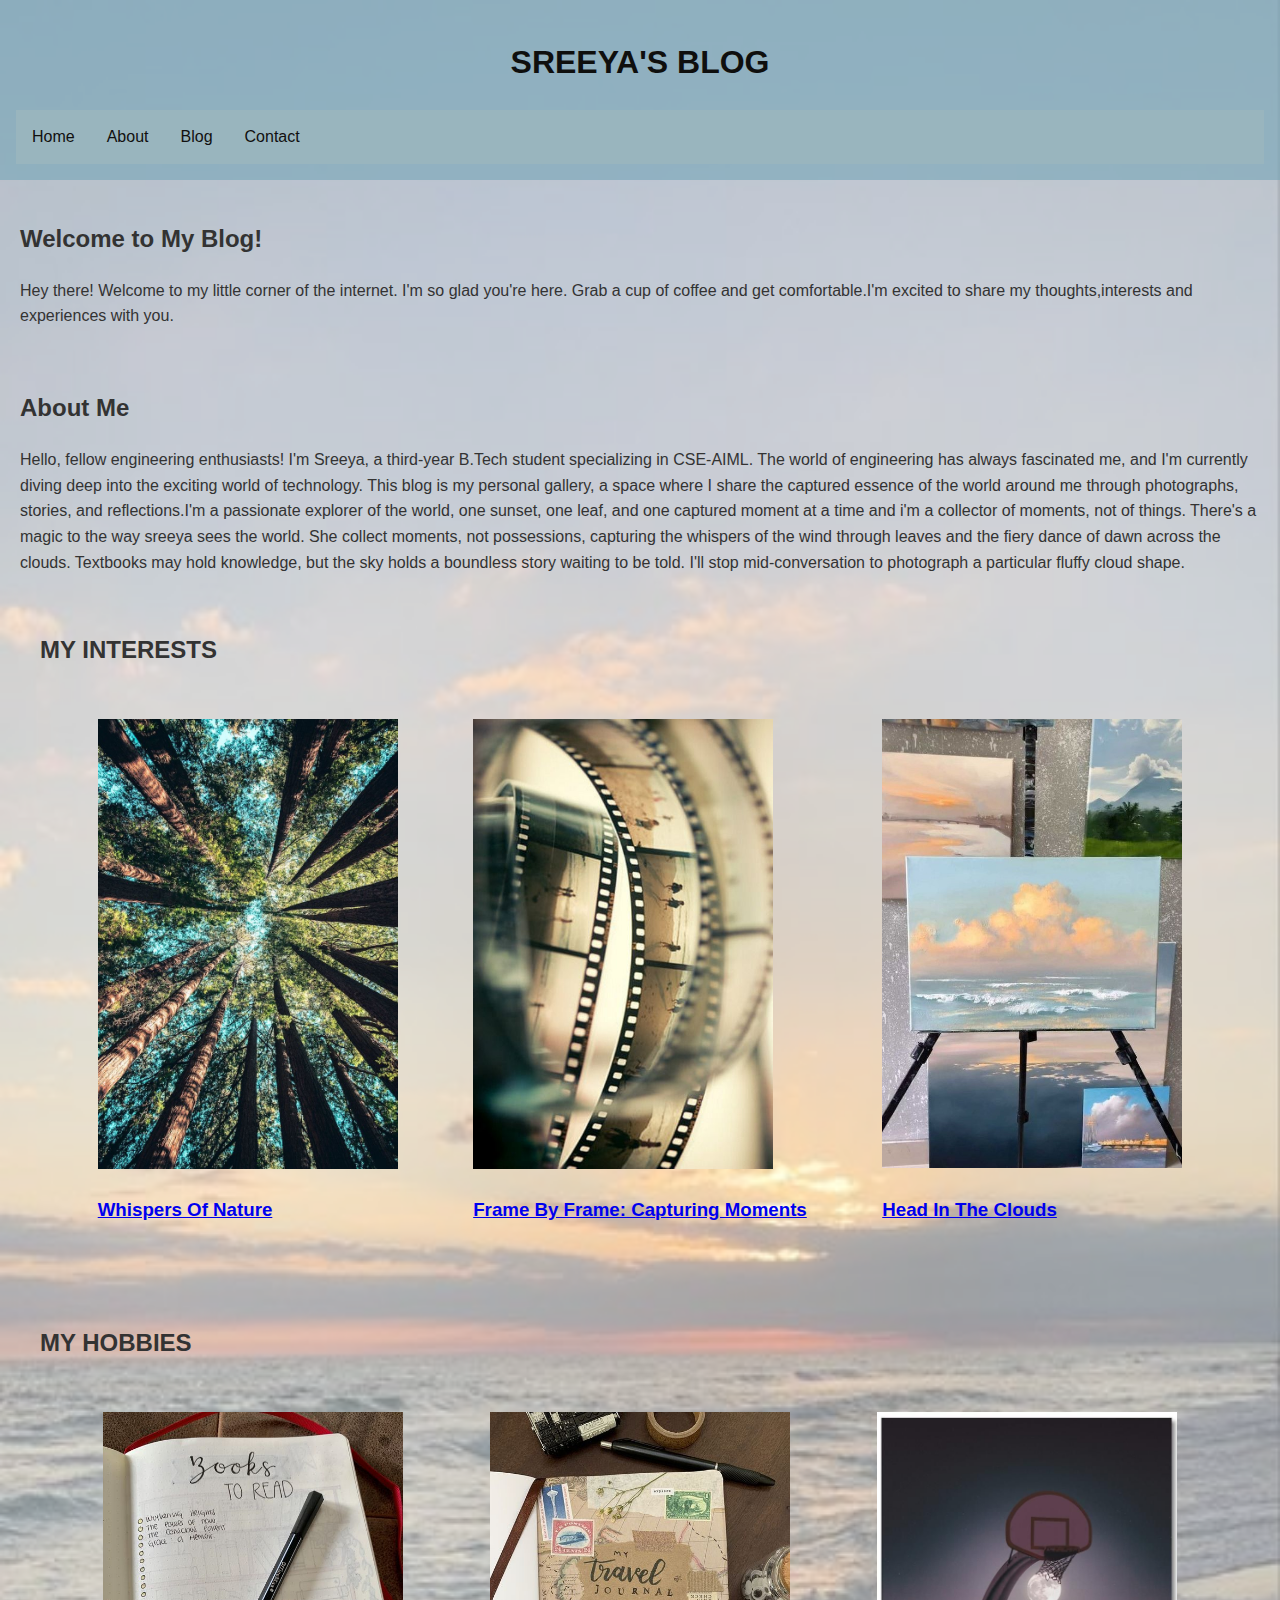
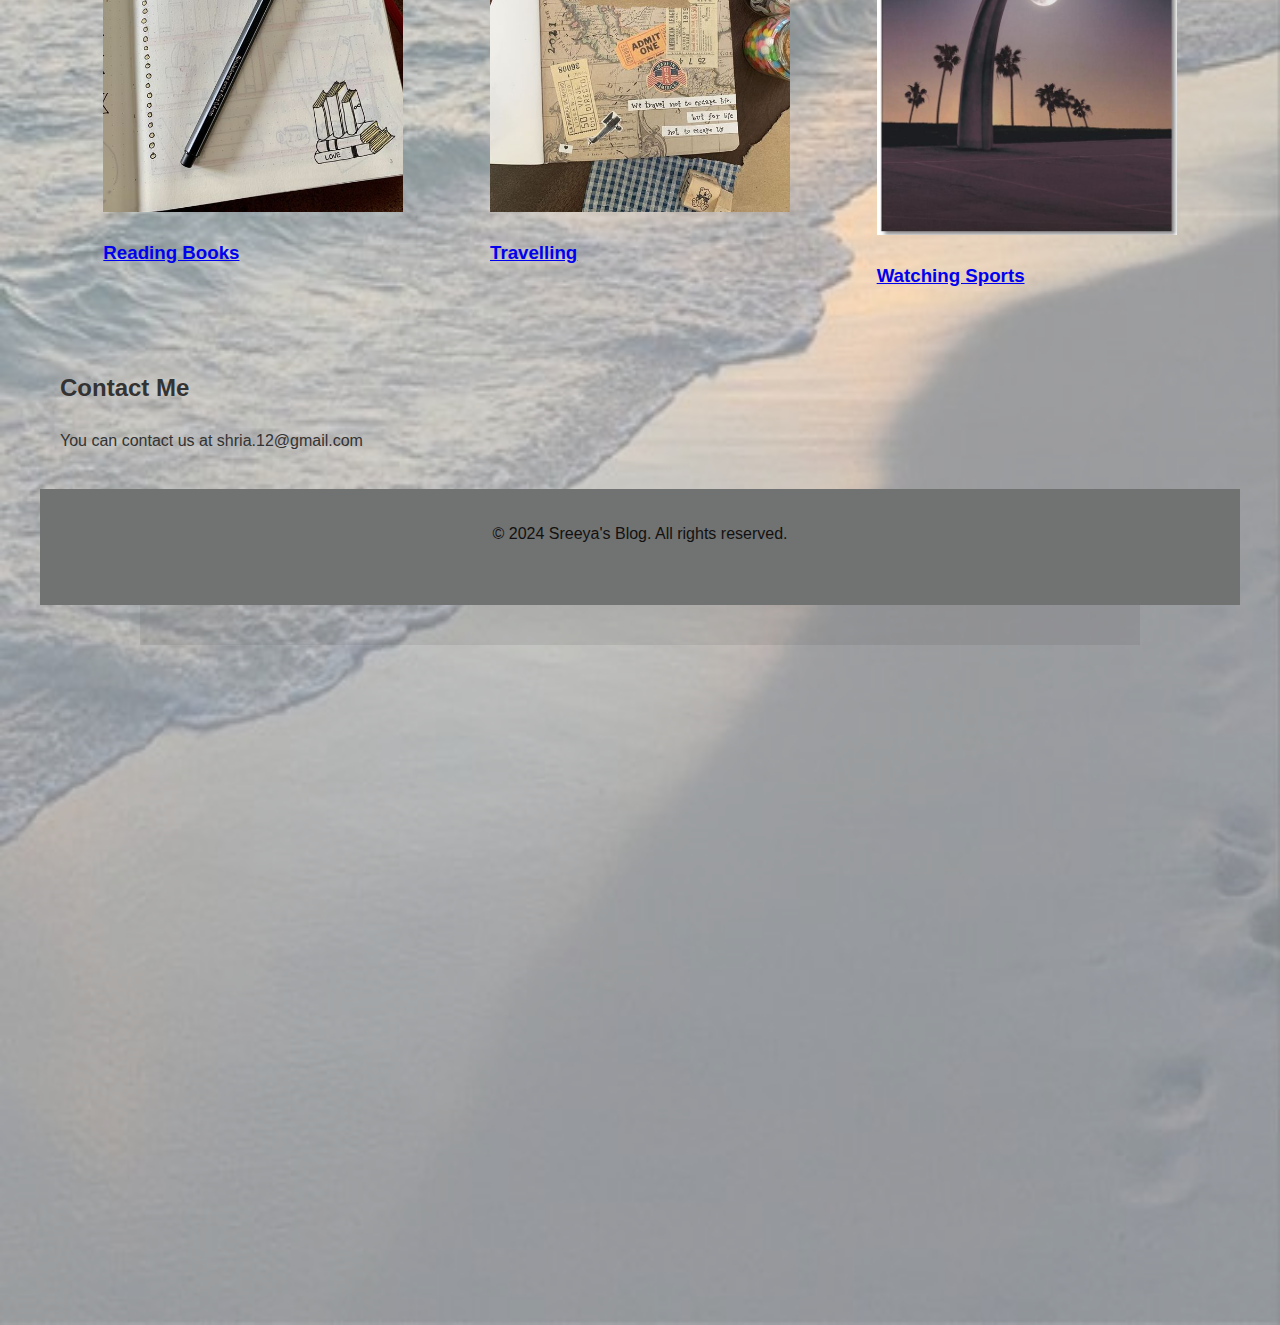
<file: index.html>
<!DOCTYPE html>
<html lang="en">
<head>
    <meta charset="UTF-8">
    <meta name="viewport" content="width=device-width, initial-scale=1.0">
    <link rel="stylesheet" href="index.css">
    <title>my Blog</title>
</head>
<body>
    <header>
        <h1>SREEYA'S BLOG </h1>
        <nav>
            <ul>
                <li><a href="#home">Home</a></li>
                <li><a href="#about">About</a></li>
                <li><a href="#blog">Blog</a></li>
                <li><a href="#contact">Contact</a></li>
            </ul>
        </nav>
        
       
    </header>
    
 
    <section id="home">
        <h2>Welcome to My Blog!</h2>
        <p></p>Hey there! Welcome to my little corner of the internet. I'm so glad you're here. Grab a cup of coffee and get comfortable.I'm excited to share my thoughts,interests and experiences with you.
    </section>
    <section id="about">
        <h2>About Me</h2>
        <p>
            Hello, fellow engineering enthusiasts!
            I'm Sreeya, a third-year B.Tech student specializing in CSE-AIML. The world of engineering has always fascinated me, and I'm currently diving deep into the exciting world of 
            technology.
            This blog is my personal gallery, a space where I share the captured essence of the world around me through photographs, stories, and reflections.I'm a passionate explorer of the world, one sunset, one leaf, and one captured moment at a time and i'm a collector of moments, not of things.
            There's a magic to the way sreeya sees the world. She collect moments, not possessions, capturing the whispers of the wind through leaves and the fiery dance of dawn across the clouds. Textbooks may hold knowledge, but the sky holds a boundless story waiting to be told. 
            I'll stop mid-conversation to photograph a particular fluffy cloud shape.</p>


            <div class="row">
                <div class="column">
    <section id="blog">
        <h2>MY INTERESTS</h2>
    <style>
        .image-container {
            display: flex;
            justify-content: space-around;
            margin-top: 10px;
        }

        .image-container img {
            max-width: 300px;
            cursor: pointer;
        }
    </style>
</head>

    <section id="image-section">
        <div class="image-container">
            <a href="nature.html">
                <img src="./nature photos/IMG_1234_original.jpg" alt="nature Image">
                <h3>Whispers Of Nature</h3>
            </a>

            <a href="moments.html">
                <img src=".//moments photos/abfb0be38d34d5c57c0b155444cad294.jpg" alt="moments Image">
                <h3>Frame By Frame: Capturing Moments</h3>
            </a>
            <a href="sky.html">
                <img src=".//sky photos/skynew.jpg" alt="head in the clouds Image">
                <h3>Head In The Clouds</h3>
            </div>
        </div>
            </a>
            </html>



            <div class="row">
                <div class="column">

            <section id="blog">
                <h2>MY HOBBIES</h2>
            <style>
                .image-container {
                    display: flex;
                    justify-content: space-around;
                    margin-top: 10px;
                }
        
                .image-container img {
                    max-width: 300px;
                    cursor: pointer;
                }
            </style>
        </head>
        
            <section id="image-section">
                <div class="image-container">
                    <a href="books.html">
                        <img src="./books photos/bookscover d145560db17670bf990dd4f0366ae4d4.jpg" alt="books Image">
                        <h3>Reading Books</h3>
                    </a>
        
                    <a href="travel.html">
                        <img src=".//travel photos/travelcover92f623d621cc2a2ca514c2bafa4b1caa.jpg" alt="travelling Image">
                        <h3>Travelling</h3>
                    </a>
                    <a href="sports.html">
                        <img src=".//sports photos/sportscover2bba5a6f75f4de916d419a78999812298.jpg" alt="sports">
                        <h3>Watching Sports</h3>
                    </a>

        <!-- Blog posts will go here -->
    </section>
    <section id="contact">
        <h2>Contact Me</h2>
        <p>You can contact us at shria.12@gmail.com</p>
    </section>
    <footer>
        <p>&copy; 2024 Sreeya's Blog. 
            All rights reserved.</p>
    </footer>
    <script src="index.js"></script>
</body>
</html>

<body>
    <img class="background-image" src=".//sky photos/bgi8.jpg" alt="Background Image">
    <div class="container">
        <!-- Your blog content goes here -->
    </div>
    <div id="sfcew37lwa7rmt61usmhy7z924h426td1kc"></div>
<script type="text/javascript" src="https://counter11.optistats.ovh/private/counter.js?c=ew37lwa7rmt61usmhy7z924h426td1kc&down=async" async></script>
<noscript><a href="https://www.freecounterstat.com" title="website counter"><img src="https://counter11.optistats.ovh/private/freecounterstat.php?c=ew37lwa7rmt61usmhy7z924h426td1kc" border="0" title="website counter" alt="website counter"></a></noscript>
</body>
</file>
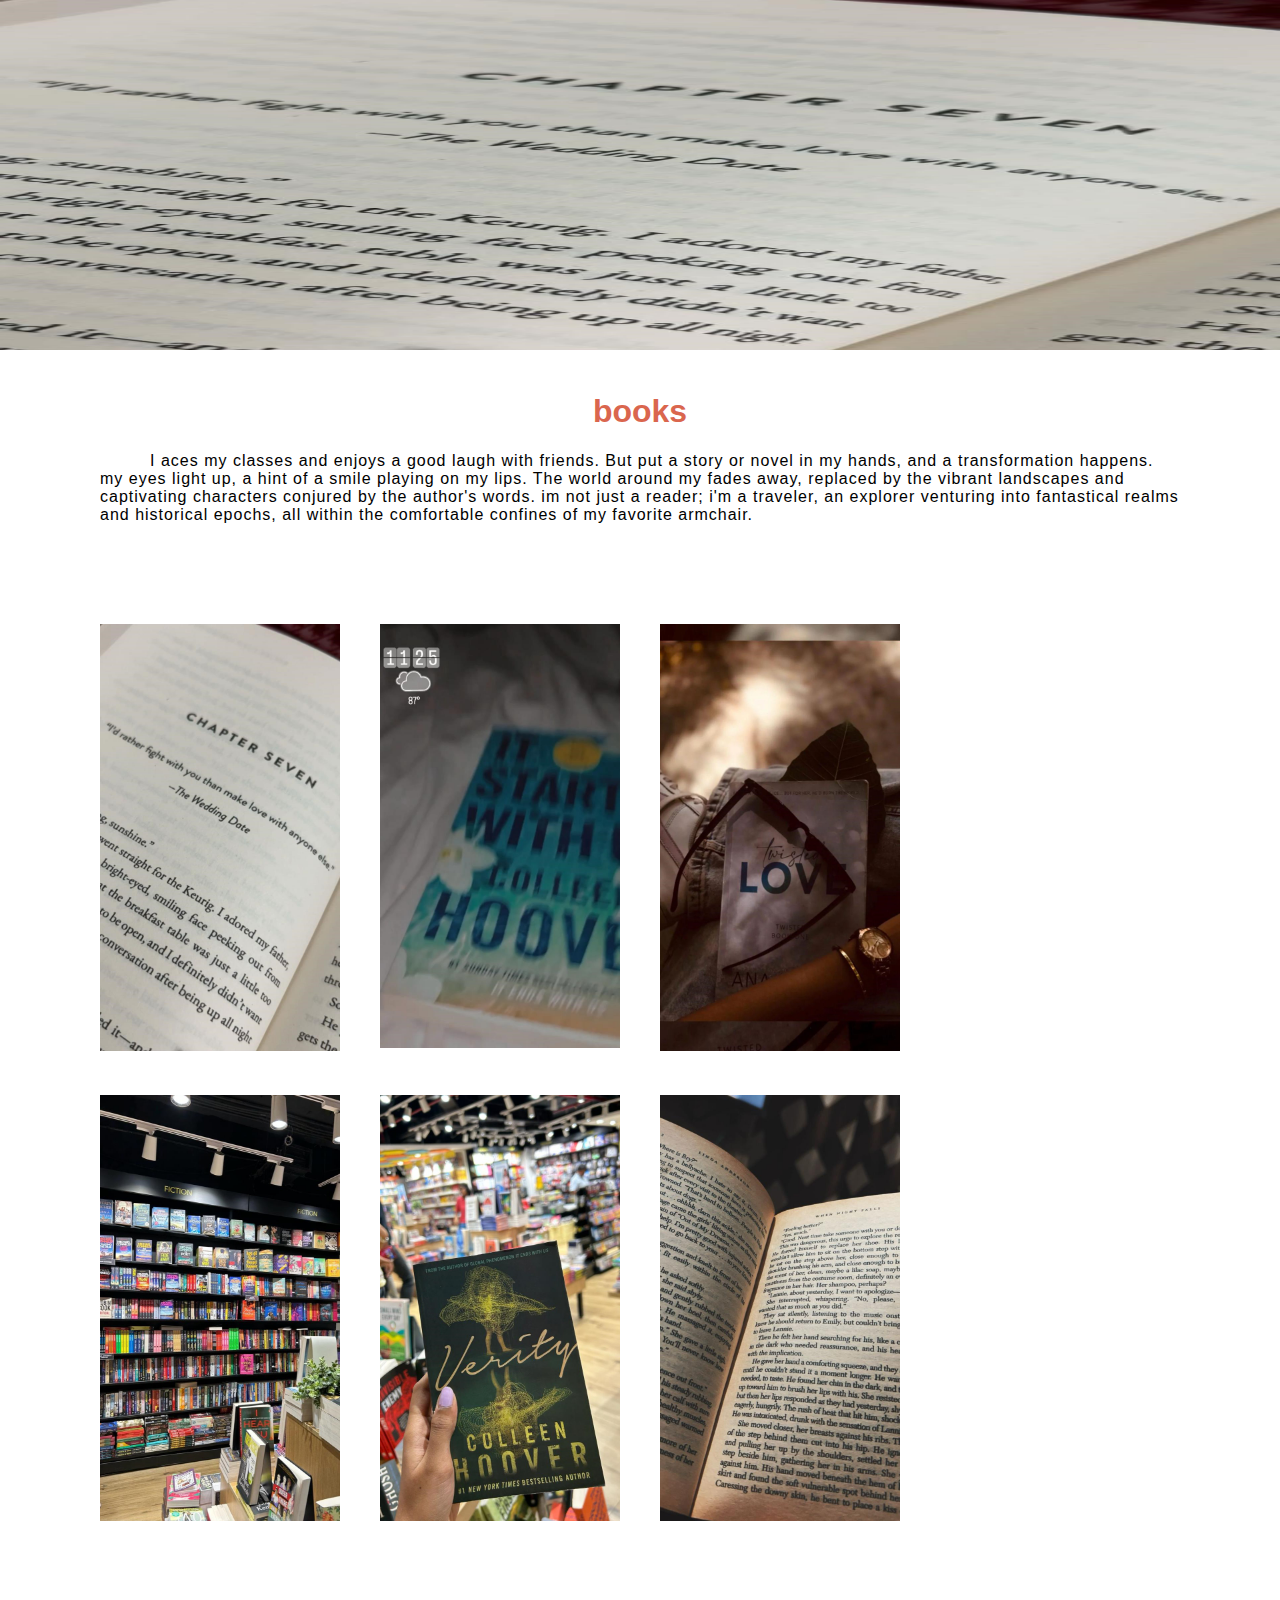
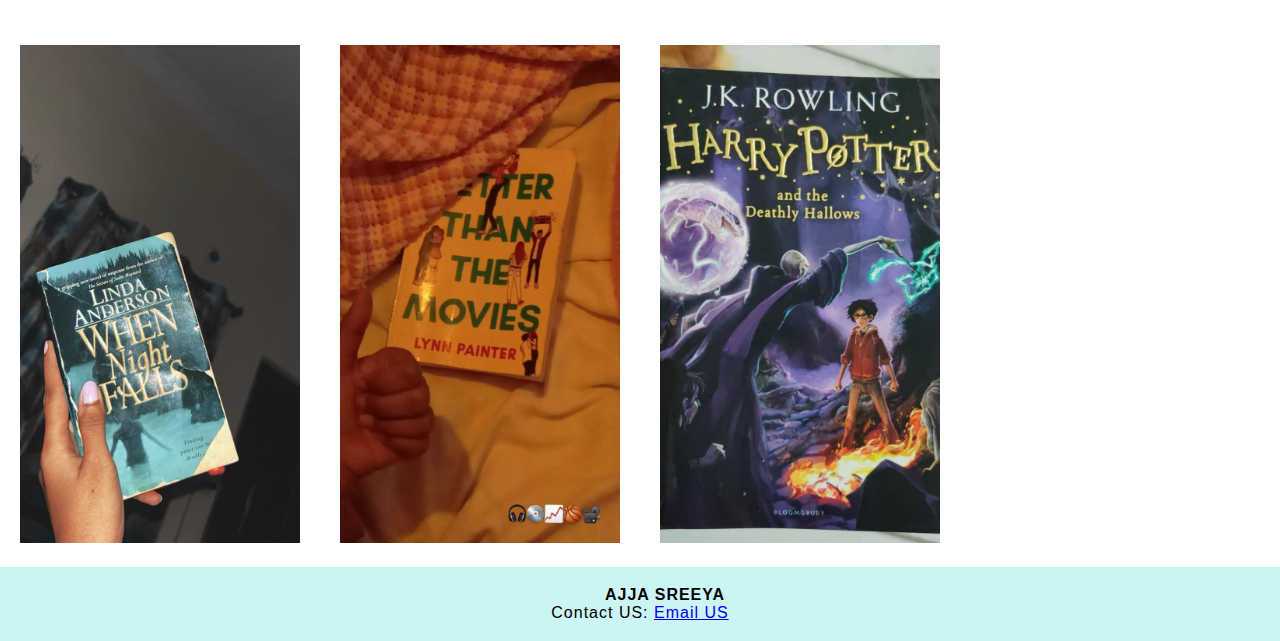
<file: books.html>
<!DOCTYPE html>
<html>
<head>
  <style>
body {
	margin: 0;
  font-family: Arial, Helvetica, sans-serif;
}
.navbar {
  font-family:'Times New Roman', 'Times', 'serif';
  overflow: hidden;
  background-color: #333333;
}

.navbar a {
  float: right;
  font-size: 20px;
  color: white;
  text-align: center;
  padding: 20px 40px;
  text-decoration: none;
}

.dropdown {
  float:inline-end;
  overflow: hidden;
}
.dropdown .dropbtn {
  font-size: 20px;  
  border: none;
  outline: none;
  color: white;
  padding: 18px 40px;
  background-color: inherit;
  font-family: inherit;
  margin: 0;
}

.navbar a:hover, .dropdown:hover .dropbtn {
  background-color:#33A3A7;
}

.dropdown-content {
  display: none;
  position: absolute;
  background-color: #652353;
  min-width: 217px;
  box-shadow: 0px 8px 16px 0px rgba(0,0,0,0.2);
  z-index: 1;
}
.dropdown-content a {
  float: none;
  color: #e8dee5;
  padding: 10px 14px;
  text-decoration: none;
  display: block;
  text-align: center;
}

.dropdown-content a:hover {
  background-color: #120c0c;
}

.dropdown:hover .dropdown-content {
  display: block;
}
</style>
</head>
<style>
* {box-sizing: border-box;}
body {font-family: Verdana, sans-serif;}
.mySlides {display: none;}
img {vertical-align:baseline}

/* Slideshow container */
.slideshow-container {
  max-width: 1300px;
  position: relative;
  margin: auto;
}



.active {
  background-color: #717171;
}

/* Fading animation */
.fade {
  animation-name: fade;
  animation-duration: 2s;
}

@keyframes fade {
  from {opacity: .4} 
  to {opacity: 1}
}

/* On smaller screens, decrease text size */
@media only screen and (max-width: 300px) {
  .text {font-size: 11px}
}
</style>
</head>
<body>



<div class="slideshow-container">

<div class="mySlides fade">
  
  <img src=".//books photos/book32024-03-12 at 20.01.05_412ba07f.jpg" style="width:100%" height="350px">
</div>

<div class="mySlides fade">
  
  <img src=".//books photos/books4 2024-03-12 at 20.01.05_fdec1d90.jpg" style="width:100%" height="350px">
 
</div>

<div class="mySlides fade">

  <img src=".//books photos/books5 2024-03-12 at 20.01.05_9323c72e.jpg" style="width:100%" height="350px">

</div>

<div class="mySlides fade">
  
  <img src=".//books photos/books8 2024-03-12 at 20.01.20_764e1389.jpg" style="width:100%" height="350px">
 
</div>
<div class="mySlides fade">
  
  <img src=".//books photos/books9 2024-03-12 at 20.01.20_f602da90.jpg" style="width:100%" height="350px">
 
</div>
<div class="mySlides fade">
  
  <img src=".//books photos/books2024-03-12 at 20.01.05_4e9c42f8.jpg" style="width:100%" height="350px">
 
</div>
<div class="mySlides fade">
  
  <img src=".//books photos/books2024-03-12 at 20.01.05_1567b74e.jpg" style="width:100%" height="350px">
 
</div>
<div class="mySlides fade">
  
  <img src=".//books photos/books72024-03-12 at 20.01.05_40df94c0.jpg" style="width:100%" height="350px">
 
</div>

</div>
<br>

<div style="text-align:center">
  <span class="dot"></span> 
  <span class="dot"></span> 
  <span class="dot"></span> 
</div>

<script src="index.js">
</script>
<style>
h1 {
  text-align: center;
  color: #DA664E;
}

p {
  text-indent: 50px;
  letter-spacing: 1px;
}
.text{
	 
}
</style>
</head>

<div class="text">
  <h1 font-family:italic> books </h1>
  <p style= margin-left:100px;margin-right:100px;> I aces my classes and enjoys a good laugh with friends. But put a story or novel in my hands, and a transformation happens.  my eyes light up, a hint of a smile playing on my lips. The world around my fades away, replaced by the vibrant landscapes and captivating characters conjured by the author's words. im not just a reader; i'm a traveler, an explorer venturing into fantastical realms and historical epochs, all within the comfortable confines of my favorite armchair.</span></p>
</section></div>

<style>
* {
  box-sizing: border-box;
}

.column {
  float:inline-start;
  width: 25%;
  padding : 20px;
}

.row::after {
  content: "";
  clear: both;
  display: table;
}
.home{
	margin:80px;
}
</style>
</head>
<body>
<div class="home">
<div class="row">
  <div class="column">
    <img src=".//books photos/book32024-03-12 at 20.01.05_412ba07f.jpg" alt="1" style="width:100%">
  </div>
  <div class="column">
    <img src=".//books photos/books4 2024-03-12 at 20.01.05_fdec1d90.jpg" alt="2" style="width:100%">
  </div>
  <div class="column">
    <img src=".//books photos/books5 2024-03-12 at 20.01.05_9323c72e.jpg" alt="3" style="width:100%">
  </div>
  
</div>
<div class="row">
  <div class="column">
    <img src=".//books photos/books8 2024-03-12 at 20.01.20_764e1389.jpg" alt="4" style="width:100%">
  </div>
  <div class="column">
    <img src=".//books photos/books9 2024-03-12 at 20.01.20_f602da90.jpg" alt="5" style="width:100%">
  </div>
  <div class="column">
    <img src=".//books photos/books2024-03-12 at 20.01.05_4e9c42f8.jpg" alt="6" style="width:100%">
  </div>
</div>
</div>

<div class="row">
    <div class="column">
      <img src=".//books photos/books2024-03-12 at 20.01.05_1567b74e.jpg" alt="7" style="width:100%">
    </div>
      
    <div class="column">
      <img src=".//books photos/books62024-03-12 at 20.01.05_00877860.jpg" alt="8" style="width:100%">
    </div>
    <div class="column">
      <img src=".//books photos/books72024-03-12 at 20.01.05_40df94c0.jpg" alt="9" style="width:100%">
    </div>
  </div>
  </div>




</body>
<style>
footer {
  text-align: center;
  padding: 3px;
  background-color:#CBF4F4;
  color: black;
}
</style>
<footer>
  <p><b>AJJA SREEYA</b><br>
  Contact US: <a href="shria.12@gmail.com"> Email US</a></p>
</footer>





</html>
</file>
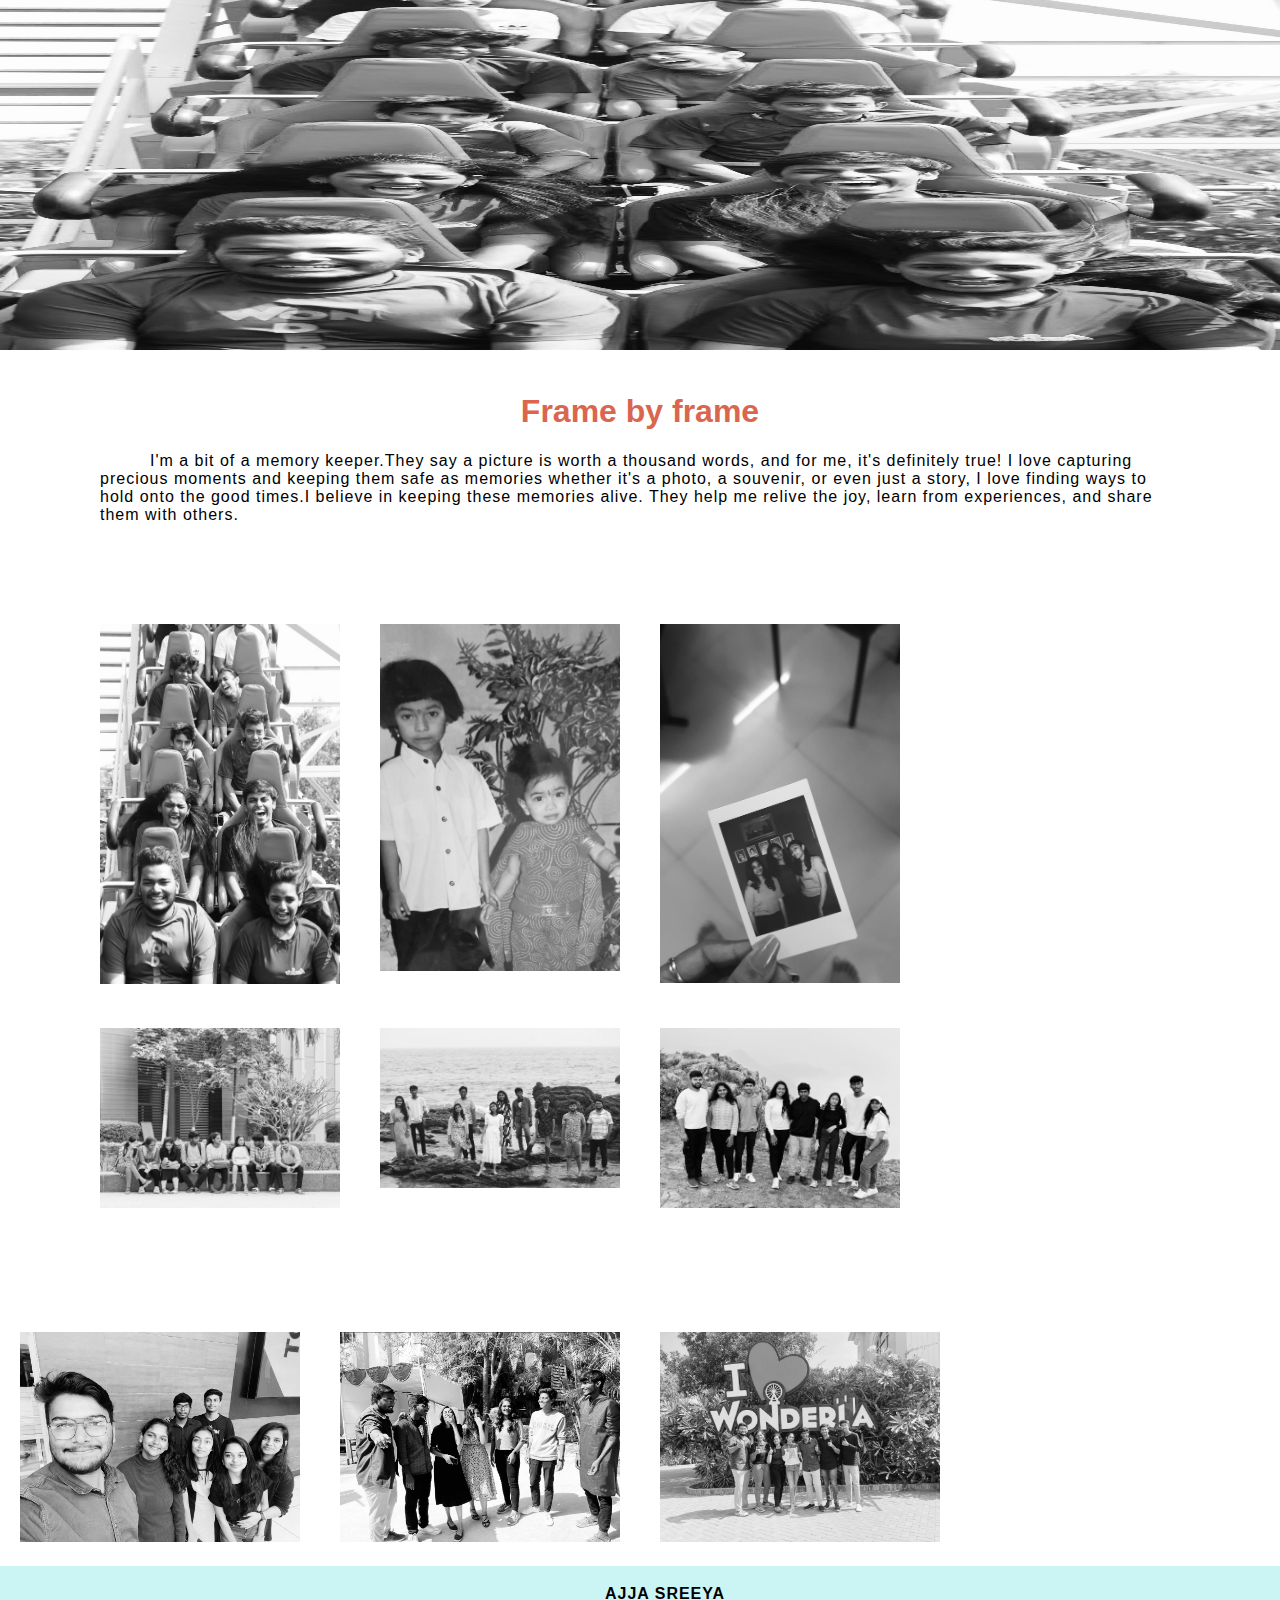
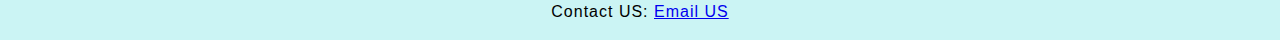
<file: moments.html>
<!DOCTYPE html>
<html>
<head>
  <style>
body {
	margin: 0;
  font-family: Arial, Helvetica, sans-serif;
}
.navbar {
  font-family:'Times New Roman', 'Times', 'serif';
  overflow: hidden;
  background-color: #333333;
}

.navbar a {
  float: right;
  font-size: 20px;
  color: white;
  text-align: center;
  padding: 20px 40px;
  text-decoration: none;
}

.dropdown {
  float:inline-end;
  overflow: hidden;
}
.dropdown .dropbtn {
  font-size: 20px;  
  border: none;
  outline: none;
  color: white;
  padding: 18px 40px;
  background-color: inherit;
  font-family: inherit;
  margin: 0;
}

.navbar a:hover, .dropdown:hover .dropbtn {
  background-color:#33A3A7;
}

.dropdown-content {
  display: none;
  position: absolute;
  background-color: #652353;
  min-width: 217px;
  box-shadow: 0px 8px 16px 0px rgba(0,0,0,0.2);
  z-index: 1;
}
.dropdown-content a {
  float: none;
  color: #e8dee5;
  padding: 10px 14px;
  text-decoration: none;
  display: block;
  text-align: center;
}

.dropdown-content a:hover {
  background-color: #6a6a6a;
}

.dropdown:hover .dropdown-content {
  display: block;
}
</style>
</head>
<style>
* {box-sizing: border-box;}
body {font-family: Verdana, sans-serif;}
.mySlides {display: none;}
img {vertical-align:baseline}

/* Slideshow container */
.slideshow-container {
  max-width: 1300px;
  position: relative;
  margin: auto;
}



.active {
  background-color: #070101;
}

/* Fading animation */
.fade {
  animation-name: fade;
  animation-duration: 2s;
}

@keyframes fade {
  from {opacity: .4} 
  to {opacity: 1}
}

/* On smaller screens, decrease text size */
@media only screen and (max-width: 300px) {
  .text {font-size: 11px}
}
</style>
</head>
<body>



<div class="slideshow-container">

<div class="mySlides fade">
  
  <img src=".//moments photos/Snapchat-793607936_Original.jpg" style="width:100%" height="350px">
</div>

<div class="mySlides fade">
  
  <img src=".//moments photos/20220402_124339_Original.jpg" style="width:100%" height="350px">
 
</div>

<div class="mySlides fade">

  <img src=".//moments photos/Snapchat-1690231949_Original.jpg" style="width:100%" height="350px">

</div>

<div class="mySlides fade">
  
  <img src=".//moments photos/67f65959-44f3-423b-8d39-e4fe4b5ff512.jpg" style="width:100%" height="350px">
 
</div>
<div class="mySlides fade">
  
  <img src=".//moments photos/DSC_0161.jpg" style="width:100%" height="350px">
 
</div>
<div class="mySlides fade">
  
  <img src=".//moments photos/IMG_5875.jpg" style="width:100%" height="350px">
 
</div>
<div class="mySlides fade">
  
  <img src=".//moments photos/Snapchat-2105870741_Originalnew.jpg" style="width:100%" height="350px">
 
</div>
<div class="mySlides fade">
  
  <img src=".//moments photos/Screenshot_20230128-184829_Gallery_Originalnew.jpg" style="width:100%" height="350px">
 
</div>
<div class="mySlides fade">
  
    <img src=".//moments photos/Snapchat-180469779_Original.jpg" style="width:100%" height="350px">
   
  </div>

</div>
<br>

<div style="text-align:center">
  <span class="dot"></span> 
  <span class="dot"></span> 
  <span class="dot"></span> 
</div>

<script src="index.js">
</script>
<style>
h1 {
  text-align: center;
  color: #DA664E;
}

p {
  text-indent: 50px;
  letter-spacing: 1px;
}
.text{
	 
}
</style>
</head>

<div class="text">
  <h1 font-family:italic> Frame by frame </h1>
  <p style= margin-left:100px;margin-right:100px;> I'm a bit of a memory keeper.They say a picture is worth a thousand words, and for me, it's definitely true! I love capturing precious moments and keeping them safe as memories
 whether it's a photo, a souvenir, or even just a story, I love finding ways to hold onto the good times.I believe in keeping these memories alive. They help me relive the joy, learn from experiences, and share them with others.</span></p>
</section></div>

<style>
* {
  box-sizing: border-box;
}

.column {
  float:inline-start;
  width: 25%;
  padding : 20px;
}

.row::after {
  content: "";
  clear: both;
  display: table;
}
.home{
	margin:80px;
}
</style>
</head>
<body>
    <div class="home">
        <div class="row">
          <div class="column">
            <img src=".//moments photos/Snapchat-793607936_Original.jpg" alt="1" style="width:100%">
          </div>
          <div class="column">
            <img src=".//moments photos/20220402_124339_Original.jpg" alt="2" style="width:100%">
          </div>
          <div class="column">
            <img src=".//moments photos/Snapchat-1690231949_Original.jpg" alt="3" style="width:100%">
          </div>
          
        </div>
        <div class="row">
          <div class="column">
            <img src=".//moments photos/67f65959-44f3-423b-8d39-e4fe4b5ff512.jpg" alt="4" style="width:100%">
          </div>
          <div class="column">
            <img src=".//moments photos/DSC_0161.jpg" alt="5" style="width:100%">
          </div>
          <div class="column">
            <img src=".//moments photos/IMG_5875.jpg" alt="6" style="width:100%">
          </div>
        </div>
        </div>
        
        <div class="row">
            <div class="column">
              <img src=".//moments photos/Snapchat-2105870741_Originalnew.jpg" alt="7" style="width:100%">
            </div>
              
            <div class="column">
              <img src=".//moments photos/Screenshot_20230128-184829_Gallery_Originalnew.jpg" alt="8" style="width:100%">
            </div>
            <div class="column">
              <img src=".//moments photos/Snapchat-180469779_Original.jpg" alt="9" style="width:100%">
            </div>
          </div>
          </div>
        
        
        
        
        </body>
        <style>
        footer {
          text-align: center;
          padding: 3px;
          background-color:#CBF4F4;
          color: black;
        }
        </style>
        <footer>
          <p><b>AJJA SREEYA</b><br>
          Contact US: <a href="shria.12@gmail.com"> Email US</a></p>
        </footer>
        
        
        
        
        
        </html>
</file>
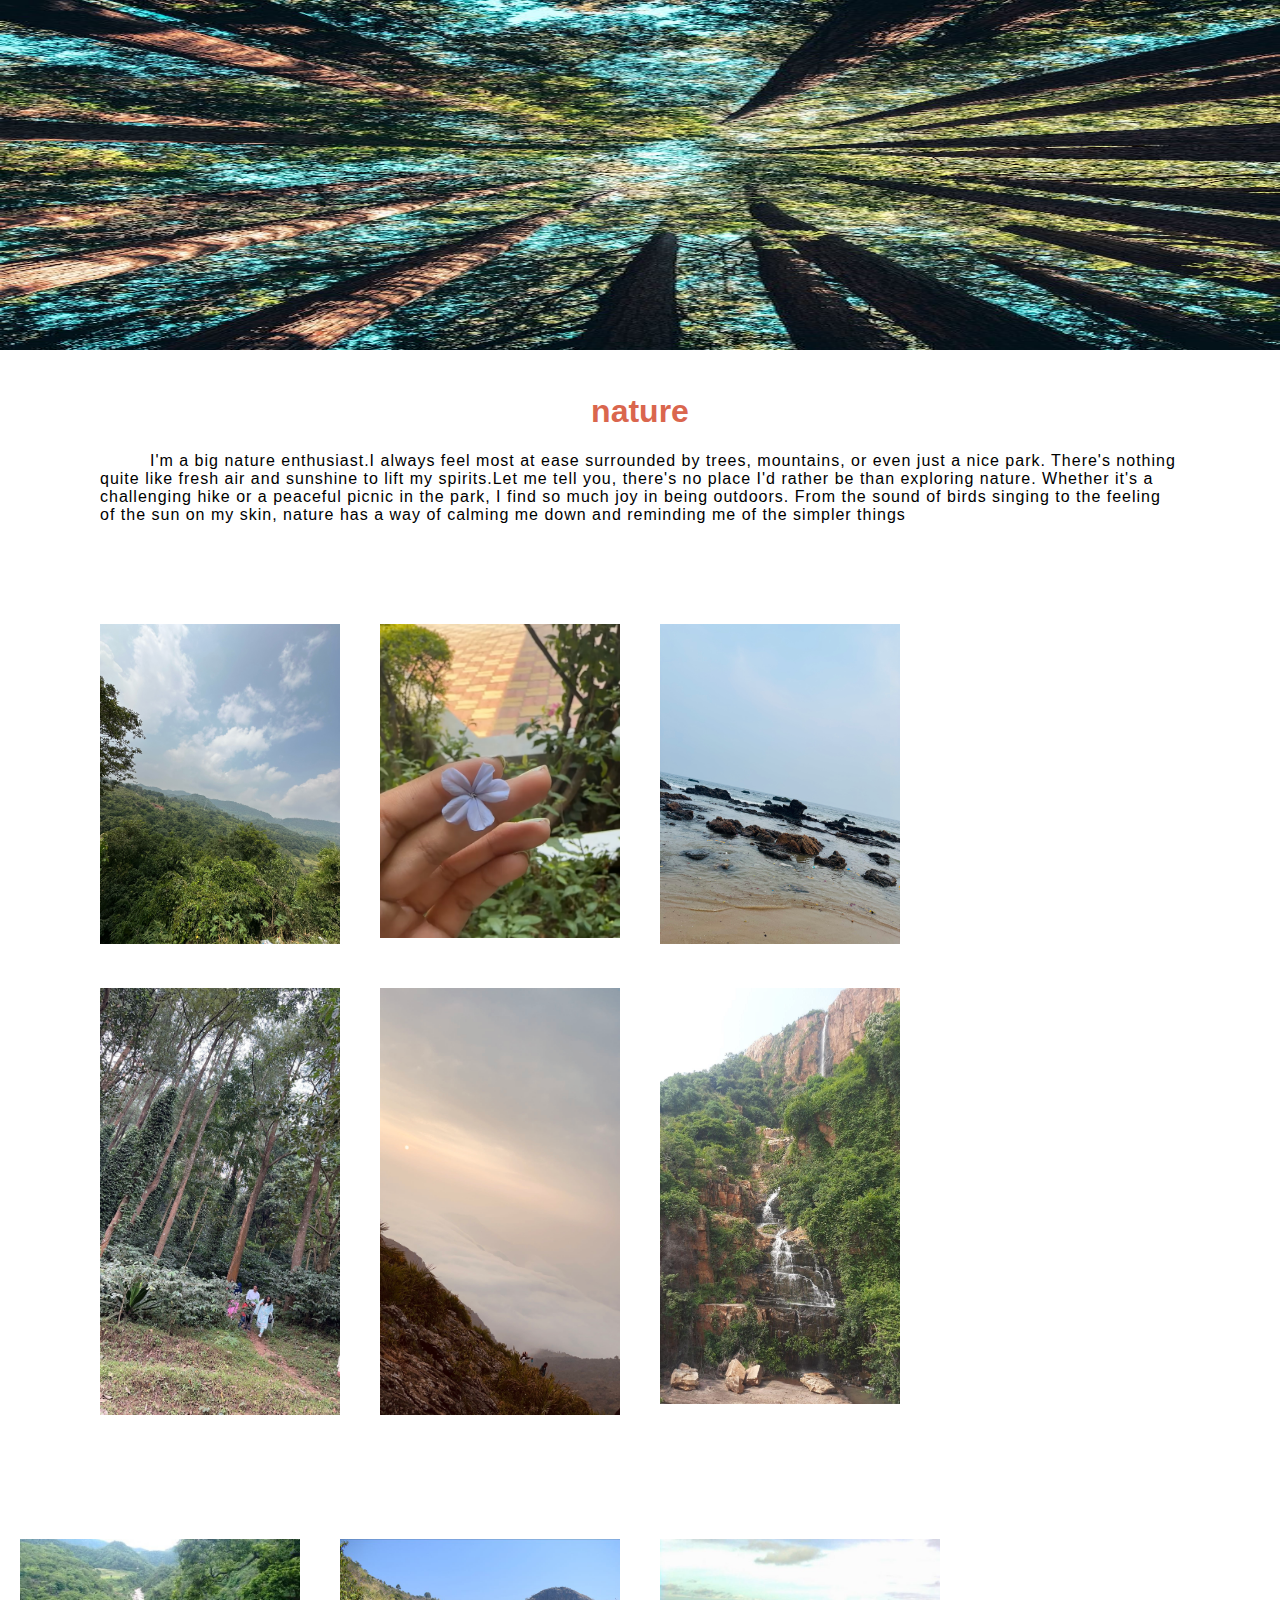
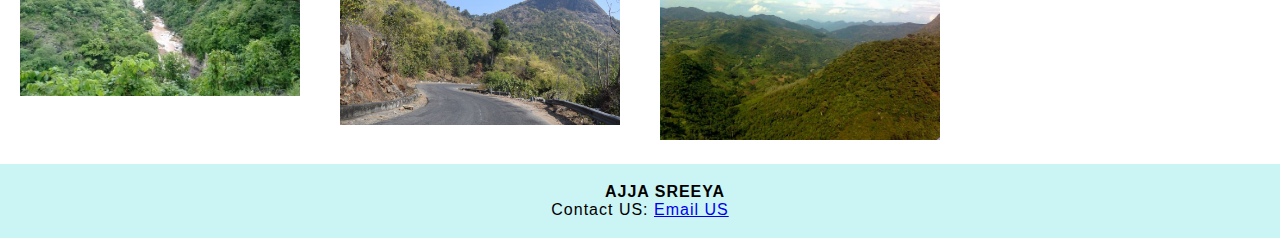
<file: nature.html>
<!DOCTYPE html>
<html>
<head>
  <style>
body {
	margin: 0;
  font-family: Arial, Helvetica, sans-serif;
}
.navbar {
  font-family:'Times New Roman', 'Times', 'serif';
  overflow: hidden;
  background-color: #333333;
}

.navbar a {
  float: right;
  font-size: 20px;
  color: white;
  text-align: center;
  padding: 20px 40px;
  text-decoration: none;
}

.dropdown {
  float:inline-end;
  overflow: hidden;
}
.dropdown .dropbtn {
  font-size: 20px;  
  border: none;
  outline: none;
  color: white;
  padding: 18px 40px;
  background-color: inherit;
  font-family: inherit;
  margin: 0;
}

.navbar a:hover, .dropdown:hover .dropbtn {
  background-color:#33A3A7;
}

.dropdown-content {
  display: none;
  position: absolute;
  background-color: #652353;
  min-width: 217px;
  box-shadow: 0px 8px 16px 0px rgba(0,0,0,0.2);
  z-index: 1;
}
.dropdown-content a {
  float: none;
  color: #e8dee5;
  padding: 10px 14px;
  text-decoration: none;
  display: block;
  text-align: center;
}

.dropdown-content a:hover {
  background-color: #120c0c;
}

.dropdown:hover .dropdown-content {
  display: block;
}
</style>
</head>
<style>
* {box-sizing: border-box;}
body {font-family: Verdana, sans-serif;}
.mySlides {display: none;}
img {vertical-align:baseline}

/* Slideshow container */
.slideshow-container {
  max-width: 1300px;
  position: relative;
  margin: auto;
}



.active {
  background-color: #717171;
}

/* Fading animation */
.fade {
  animation-name: fade;
  animation-duration: 2s;
}

@keyframes fade {
  from {opacity: .4} 
  to {opacity: 1}
}

/* On smaller screens, decrease text size */
@media only screen and (max-width: 300px) {
  .text {font-size: 11px}
}
</style>
</head>
<body>



<div class="slideshow-container">

<div class="mySlides fade">
  
  <img src="\nature photos\IMG_1234_original.jpg" style="width:100%" height="350px">
</div>

<div class="mySlides fade">
  
  <img src=".//nature photos/IMG_1824_Original.jpg" style="width:100%" height="350px">
 
</div>

<div class="mySlides fade">

  <img src=".//nature photos/IMG_2296_Original.jpg" style="width:100%" height="350px">

</div>

<div class="mySlides fade">
  
  <img src=".//nature photos/IMG_2369_Original.jpg" style="width:100%" height="350px">
 
</div>
<div class="mySlides fade">
  
  <img src=".//nature photos/IMG_2514_Original.jpg" style="width:100%" height="350px">
 
</div>
<div class="mySlides fade">
  
  <img src=".//nature photos/IMG_4623.jpg" style="width:100%" height="350px">
 
</div>
<div class="mySlides fade">
  
  <img src=".//nature photos/Snapchat-783193155_Original.jpg" style="width:100%" height="350px">
 
</div>
<div class="mySlides fade">
  
  <img src=".//nature photos/Galikonda-View-Point-681x491_araku.jpg" style="width:100%" height="350px">
 
</div>

</div>
<br>

<div style="text-align:center">
  <span class="dot"></span> 
  <span class="dot"></span> 
  <span class="dot"></span> 
</div>

<script src="index.js">
</script>
<style>
h1 {
  text-align: center;
  color: #DA664E;
}

p {
  text-indent: 50px;
  letter-spacing: 1px;
}
.text{
	 
}
</style>
</head>

<div class="text">
  <h1 font-family:italic> nature </h1>
  <p style= margin-left:100px;margin-right:100px;> I'm a big nature enthusiast.I always feel most at ease surrounded by trees, mountains, or even just a nice park.
     There's nothing quite like fresh air and sunshine to lift my spirits.Let me tell you, there's no place I'd rather be than exploring nature. Whether it's a challenging hike or a peaceful picnic in the park, I find so much joy in being outdoors. From the sound of birds singing to the feeling of the sun on my skin, nature has a way of calming me down and reminding me of the simpler things </span></p>
</section></div>

<style>
* {
  box-sizing: border-box;
}

.column {
  float:inline-start;
  width: 25%;
  padding : 20px;
}

.row::after {
  content: "";
  clear: both;
  display: table;
}
.home{
	margin:80px;
}
</style>
</head>
<body>
<div class="home">
<div class="row">
  <div class="column">
    <img src=".//nature photos/IMG_1824_Original.jpg" alt="1" style="width:100%">
  </div>
  <div class="column">
    <img src=".//nature photos/IMG_4623.jpg" alt="2" style="width:100%">
  </div>
  <div class="column">
    <img src=".//nature photos/IMG_2369_Original.jpg" alt="3" style="width:100%">
  </div>
  
</div>
<div class="row">
  <div class="column">
    <img src=".//nature photos/IMG_2514_Original.jpg" alt="4" style="width:100%">
  </div>
  <div class="column">
    <img src=".//nature photos/IMG_2296_Original.jpg" alt="5" style="width:100%">
  </div>
  <div class="column">
    <img src="\nature photos\Snapchat-783193155_Original.jpg" alt="6" style="width:100%">
  </div>
</div>
</div>

<div class="row">
    <div class="column">
      <img src=".//nature photos/1467443769_img_20160701_152146133_6_2_araku.jpg" alt="7" style="width:100%">
    </div>
      
    <div class="column">
      <img src=".//nature photos/1525587428_1525587408760_araku.jpg" alt="8" style="width:100%">
    </div>
    <div class="column">
      <img src=".//nature photos/Galikonda-View-Point-681x491_araku.jpg" alt="9" style="width:100%">
    </div>
  </div>
  </div>




</body>
<style>
footer {
  text-align: center;
  padding: 3px;
  background-color:#CBF4F4;
  color: black;
}
</style>
<footer>
  <p><b>AJJA SREEYA</b><br>
  Contact US: <a href="shria.12@gmail.com"> Email US</a></p>
</footer>





</html>
</file>
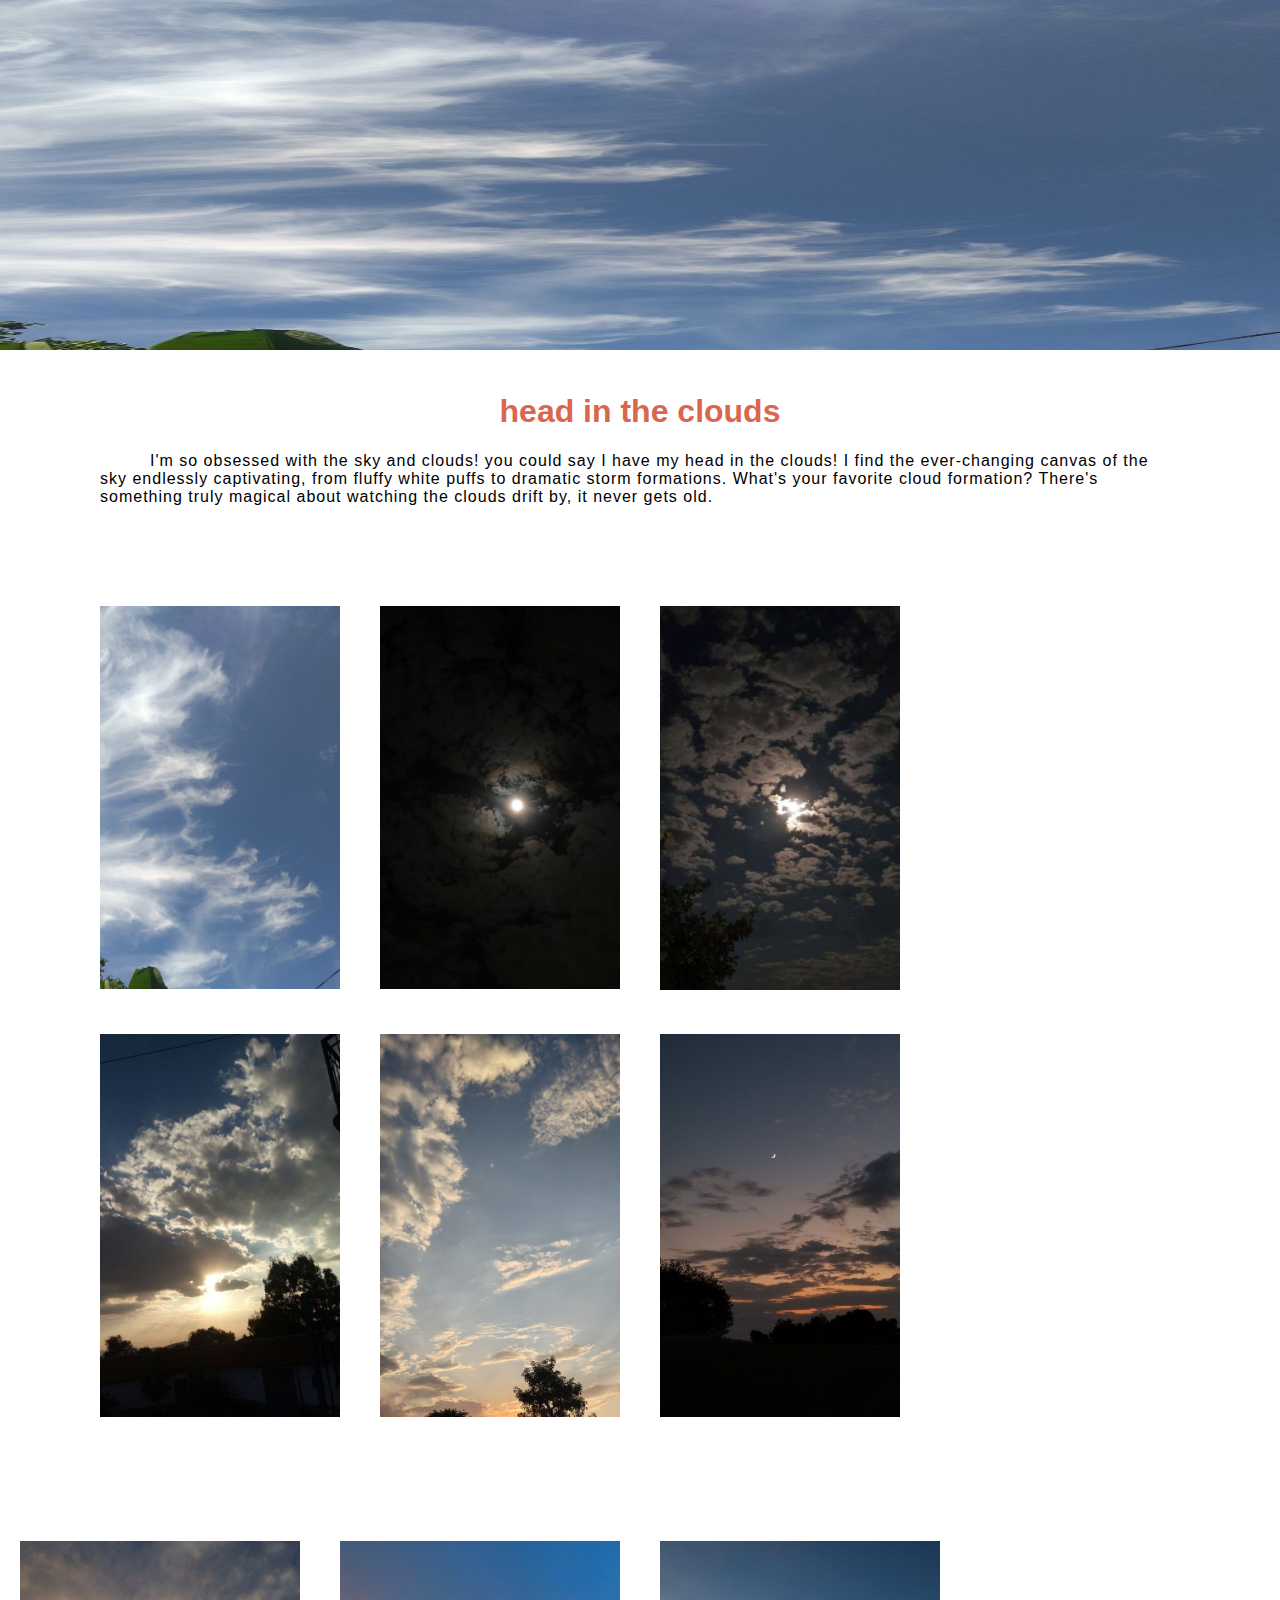
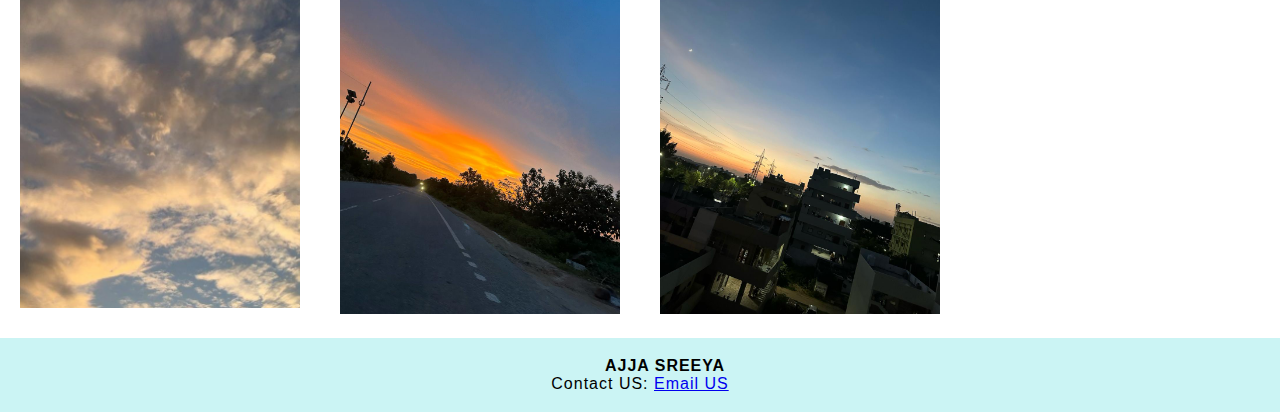
<file: sky.html>
<!DOCTYPE html>
<html>
<head>
  <style>
body {
	margin: 0;
  font-family: Arial, Helvetica, sans-serif;
}
.navbar {
  font-family:'Times New Roman', 'Times', 'serif';
  overflow: hidden;
  background-color: #333333;
}

.navbar a {
  float: right;
  font-size: 20px;
  color: white;
  text-align: center;
  padding: 20px 40px;
  text-decoration: none;
}

.dropdown {
  float:inline-end;
  overflow: hidden;
}
.dropdown .dropbtn {
  font-size: 20px;  
  border: none;
  outline: none;
  color: white;
  padding: 18px 40px;
  background-color: inherit;
  font-family: inherit;
  margin: 0;
}

.navbar a:hover, .dropdown:hover .dropbtn {
  background-color:#33A3A7;
}

.dropdown-content {
  display: none;
  position: absolute;
  background-color: #652353;
  min-width: 217px;
  box-shadow: 0px 8px 16px 0px rgba(0,0,0,0.2);
  z-index: 1;
}
.dropdown-content a {
  float: none;
  color: #e8dee5;
  padding: 10px 14px;
  text-decoration: none;
  display: block;
  text-align: center;
}

.dropdown-content a:hover {
  background-color: #120c0c;
}

.dropdown:hover .dropdown-content {
  display: block;
}
</style>
</head>
<style>
* {box-sizing: border-box;}
body {font-family: Verdana, sans-serif;}
.mySlides {display: none;}
img {vertical-align:baseline}

/* Slideshow container */
.slideshow-container {
  max-width: 1300px;
  position: relative;
  margin: auto;
}



.active {
  background-color: #717171;
}

/* Fading animation */
.fade {
  animation-name: fade;
  animation-duration: 2s;
}

@keyframes fade {
  from {opacity: .4} 
  to {opacity: 1}
}

/* On smaller screens, decrease text size */
@media only screen and (max-width: 300px) {
  .text {font-size: 11px}
}
</style>
</head>
<body>



<div class="slideshow-container">

<div class="mySlides fade">
  
  <img src=".//sky photos/0bf93a94de91360a08c1e1fec638f9b1.jpg" style="width:100%" height="350px">
</div>

<div class="mySlides fade">
  
  <img src=".//sky photos/69c7af0084d2afbb0d836f32637f8002.jpg" style="width:100%" height="350px">
 
</div>

<div class="mySlides fade">

  <img src=".//sky photos/173a6747296352fb22c03e868efb1c7f.jpg" style="width:100%" height="350px">

</div>

<div class="mySlides fade">
  
  <img src=".//sky photos/766f1e5a07af3ea6293bb5444288f989.jpg" style="width:100%" height="350px">
 
</div>
<div class="mySlides fade">
  
  <img src=".//sky photos/919baa813b4779bb8d5585603fd7e029.jpg" style="width:100%" height="350px">
 
</div>
<div class="mySlides fade">
  
  <img src=".//sky photos/3393d7014a6e6d176cd3db6e6c3eb47f.jpg" style="width:100%" height="350px">
 
</div>
<div class="mySlides fade">
  
  <img src=".//sky photos/d5c39545279fc3eb39498b22c41a6a33.jpg" style="width:100%" height="350px">
 
</div>
<div class="mySlides fade">
  
  <img src=".//sky photos/WhatsApp Image 2024-03-07 at 01.14.36_254b6d9a.jpg" style="width:100%" height="350px">
 
</div>
<div class="mySlides fade">
  
    <img src=".//sky photos/WhatsApp Image 2024-03-07 at 01.14.36_e9eb3133.jpg" style="width:100%" height="350px">
   
  </div>
  
</div>
<br>

<div style="text-align:center">
  <span class="dot"></span> 
  <span class="dot"></span> 
  <span class="dot"></span> 
</div>

<script src="index.js">
</script>
<style>
h1 {
  text-align: center;
  color: #DA664E;
}

p {
  text-indent: 50px;
  letter-spacing: 1px;
}
.text{
	 
}
</style>
</head>

<div class="text">
  <h1 font-family:italic> head in the clouds </h1>
  <p style= margin-left:100px;margin-right:100px;> I'm so obsessed with the sky and clouds! you could say I have my head in the clouds! I find the ever-changing canvas of the sky endlessly captivating, from fluffy white puffs to dramatic storm formations. What's your favorite cloud formation? There's something truly magical about watching the clouds drift by, it never gets old. </span></p>
</section></div>

<style>
* {
  box-sizing: border-box;
}

.column {
  float:inline-start;
  width: 25%;
  padding : 20px;
}

.row::after {
  content: "";
  clear: both;
  display: table;
}
.home{
	margin:80px;
}
</style>
</head>
<body>
<div class="home">
<div class="row">
  <div class="column">
    <img src=".//sky photos/0bf93a94de91360a08c1e1fec638f9b1.jpg" alt="1" style="width:100%">
  </div>
  <div class="column">
    <img src=".//sky photos/69c7af0084d2afbb0d836f32637f8002.jpg" alt="2" style="width:100%">
  </div>
  <div class="column">
    <img src=".//sky photos/173a6747296352fb22c03e868efb1c7f.jpg" alt="3" style="width:100%">
  </div>
  
</div>
<div class="row">
  <div class="column">
    <img src=".//sky photos/766f1e5a07af3ea6293bb5444288f989.jpg" alt="4" style="width:100%">
  </div>
  <div class="column">
    <img src=".//sky photos/919baa813b4779bb8d5585603fd7e029.jpg" alt="5" style="width:100%">
  </div>
  <div class="column">
    <img src=".//sky photos/3393d7014a6e6d176cd3db6e6c3eb47f.jpg" alt="6" style="width:100%">
  </div>
</div>
</div>

<div class="row">
    <div class="column">
      <img src=".//sky photos/d5c39545279fc3eb39498b22c41a6a33.jpg" alt="7" style="width:100%">
    </div>
      
    <div class="column">
      <img src=".//sky photos/WhatsApp Image 2024-03-07 at 01.14.36_254b6d9a.jpg" alt="8" style="width:100%">
    </div>
    <div class="column">
      <img src=".//sky photos/WhatsApp Image 2024-03-07 at 01.14.36_e9eb3133.jpg" alt="9" style="width:100%">
    </div>
  </div>
  </div>




</body>
<style>
footer {
  text-align: center;
  padding: 3px;
  background-color:#CBF4F4;
  color: black;
}
</style>
<footer>
  <p><b>AJJA SREEYA</b><br>
  Contact US: <a href="shria.12@gmail.com"> Email US</a></p>
</footer>





</html>
</file>
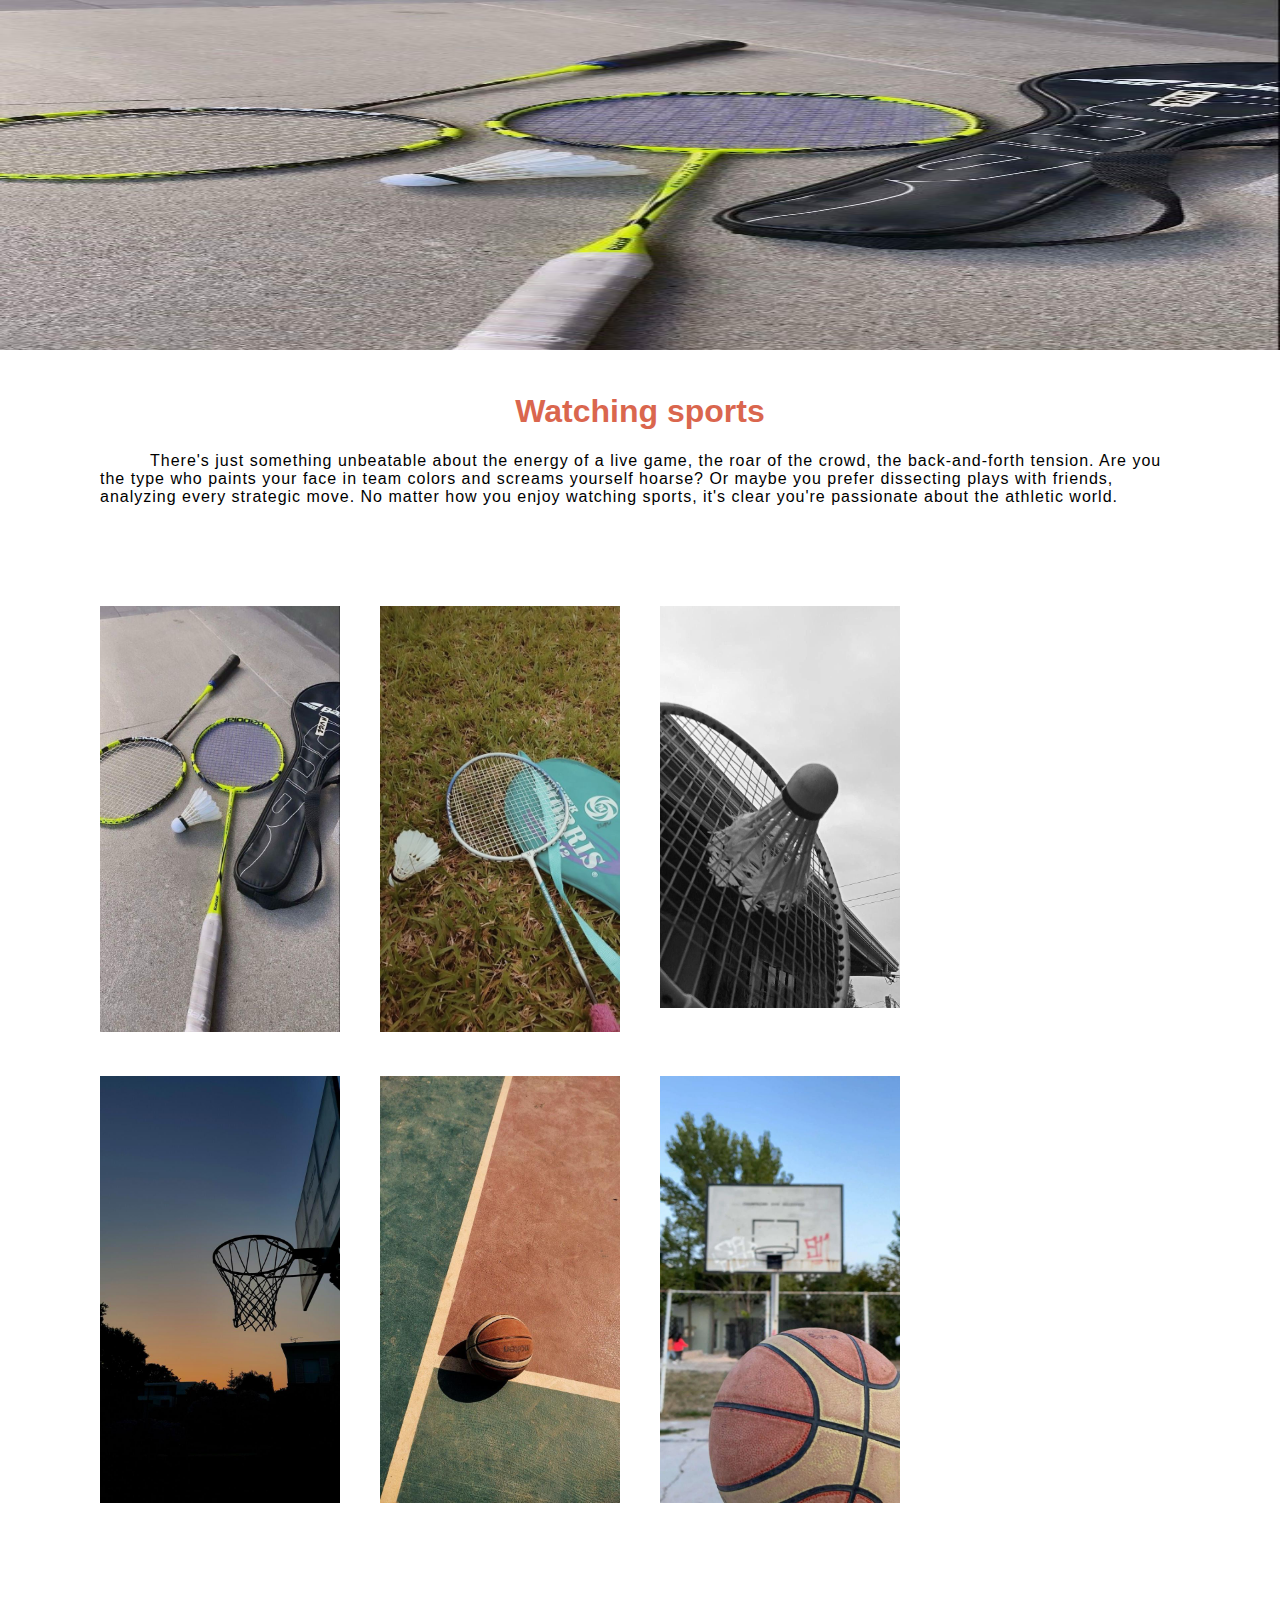
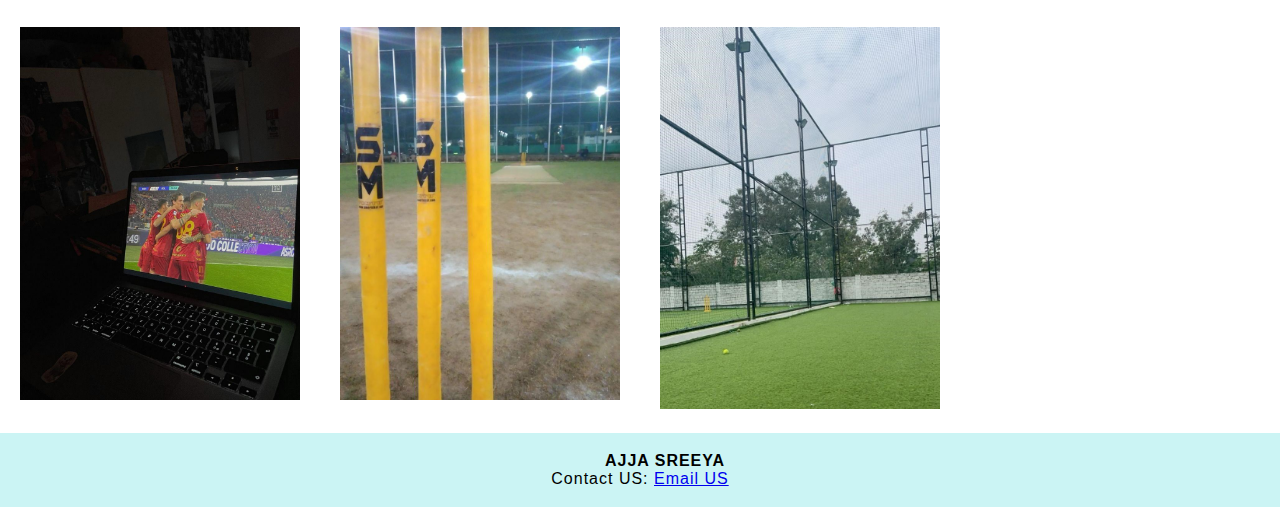
<file: sports.html>
<!DOCTYPE html>
<html>
<head>
  <style>
body {
	margin: 0;
  font-family: Arial, Helvetica, sans-serif;
}
.navbar {
  font-family:'Times New Roman', 'Times', 'serif';
  overflow: hidden;
  background-color: #333333;
}

.navbar a {
  float: right;
  font-size: 20px;
  color: white;
  text-align: center;
  padding: 20px 40px;
  text-decoration: none;
}

.dropdown {
  float:inline-end;
  overflow: hidden;
}
.dropdown .dropbtn {
  font-size: 20px;  
  border: none;
  outline: none;
  color: white;
  padding: 18px 40px;
  background-color: inherit;
  font-family: inherit;
  margin: 0;
}

.navbar a:hover, .dropdown:hover .dropbtn {
  background-color:#33A3A7;
}

.dropdown-content {
  display: none;
  position: absolute;
  background-color: #652353;
  min-width: 217px;
  box-shadow: 0px 8px 16px 0px rgba(0,0,0,0.2);
  z-index: 1;
}
.dropdown-content a {
  float: none;
  color: #e8dee5;
  padding: 10px 14px;
  text-decoration: none;
  display: block;
  text-align: center;
}

.dropdown-content a:hover {
  background-color: #120c0c;
}

.dropdown:hover .dropdown-content {
  display: block;
}
</style>
</head>
<style>
* {box-sizing: border-box;}
body {font-family: Verdana, sans-serif;}
.mySlides {display: none;}
img {vertical-align:baseline}

/* Slideshow container */
.slideshow-container {
  max-width: 1300px;
  position: relative;
  margin: auto;
}



.active {
  background-color: #717171;
}

/* Fading animation */
.fade {
  animation-name: fade;
  animation-duration: 2s;
}

@keyframes fade {
  from {opacity: .4} 
  to {opacity: 1}
}

/* On smaller screens, decrease text size */
@media only screen and (max-width: 300px) {
  .text {font-size: 11px}
}
</style>
</head>
<body>



<div class="slideshow-container">

<div class="mySlides fade">
  
  <img src=".//sports photos/sports1 2024-03-12 at 20.25.14_150a2794.jpg" style="width:100%" height="350px">
</div>

<div class="mySlides fade">
  
  <img src=".//sports photos/sports2 2024-03-12 at 20.25.14_ef866f72.jpg" style="width:100%" height="350px">
 
</div>

<div class="mySlides fade">

  <img src=".//sports photos/sports3 2024-03-12 at 20.25.14_02b282de.jpg" style="width:100%" height="350px">

</div>

<div class="mySlides fade">
  
  <img src=".//sports photos/sports4 2024-03-12 at 20.25.14_c77e6543.jpg" style="width:100%" height="350px">
 
</div>
<div class="mySlides fade">
  
  <img src=".//sports photos/sports5 2024-03-12 at 20.25.14_db8c6465.jpg" style="width:100%" height="350px">
 
</div>
<div class="mySlides fade">
  
  <img src=".//sports photos/sports6 2024-03-12 at 20.25.14_ba1a7aa2.jpg" style="width:100%" height="350px">
 
</div>
<div class="mySlides fade">
  
  <img src=".//sports photos/sports7 2024-03-12 at 20.25.14_6366b205.jpg" style="width:100%" height="350px">
 
</div>
<div class="mySlides fade">
  
  <img src=".//sports photos/sports8 2024-03-12 at 20.25.14_14eee12c.jpg" style="width:100%" height="350px">
 
</div>

</div>
<br>

<div style="text-align:center">
  <span class="dot"></span> 
  <span class="dot"></span> 
  <span class="dot"></span> 
</div>

<script src="index.js">
</script>
<style>
h1 {
  text-align: center;
  color: #DA664E;
}

p {
  text-indent: 50px;
  letter-spacing: 1px;
}
.text{
	 
}
</style>
</head>

<div class="text">
  <h1 font-family:italic> Watching sports </h1>
  <p style=margin-left:100px;margin-right:100px;> There's just something unbeatable about the energy of a live game, the roar of the crowd, the back-and-forth tension.  Are you the type who paints your face in team colors and screams yourself hoarse? Or maybe you prefer dissecting plays with friends, analyzing every strategic move.  No matter how you enjoy watching sports, it's clear you're passionate about the athletic world. </span></p>
</section></div>

<style>
* {
  box-sizing: border-box;
}

.column {
  float:inline-start;
  width: 25%;
  padding : 20px;
}

.row::after {
  content: "";
  clear: both;
  display: table;
}
.home{
	margin:80px;
}
</style>
</head>
<body>
<div class="home">
<div class="row">
  <div class="column">
    <img src=".//sports photos/sports1 2024-03-12 at 20.25.14_150a2794.jpg" alt="1" style="width:100%">
  </div>
  <div class="column">
    <img src=".//sports photos/sports10 af0fbd347d880e7081564570fe0bfe9b.jpg" alt="2" style="width:100%">
  </div>
  <div class="column">
    <img src=".//sports photos/sports3 2024-03-12 at 20.25.14_02b282de.jpg" alt="3" style="width:100%">
  </div>
  
</div>
<div class="row">
  <div class="column">
    <img src=".//sports photos/sports4 2024-03-12 at 20.25.14_c77e6543.jpg" alt="4" style="width:100%">
  </div>
  <div class="column">
    <img src=".//sports photos/sports5 2024-03-12 at 20.25.14_db8c6465.jpg" alt="5" style="width:100%">
  </div>
  <div class="column">
    <img src=".//sports photos/sports6 2024-03-12 at 20.25.14_ba1a7aa2.jpg" alt="6" style="width:100%">
  </div>
</div>
</div>

<div class="row">
    <div class="column">
      <img src=".//sports photos/sports7 2024-03-12 at 20.25.14_6366b205.jpg" alt="7" style="width:100%">
    </div>
      
    <div class="column">
      <img src=".//sports photos/sports8 2024-03-12 at 20.25.14_14eee12c.jpg" alt="8" style="width:100%">
    </div>
    <div class="column">
      <img src=".//sports photos/sports9 2024-03-12 at 20.25.14_1469596d.jpg" alt="9" style="width:100%">
    </div>
  </div>
  </div>




</body>
<style>
footer {
  text-align: center;
  padding: 3px;
  background-color:#CBF4F4;
  color: black;
}
</style>
<footer>
  <p><b>AJJA SREEYA</b><br>
  Contact US: <a href="shria.12@gmail.com"> Email US</a></p>
</footer>





</html>
</file>
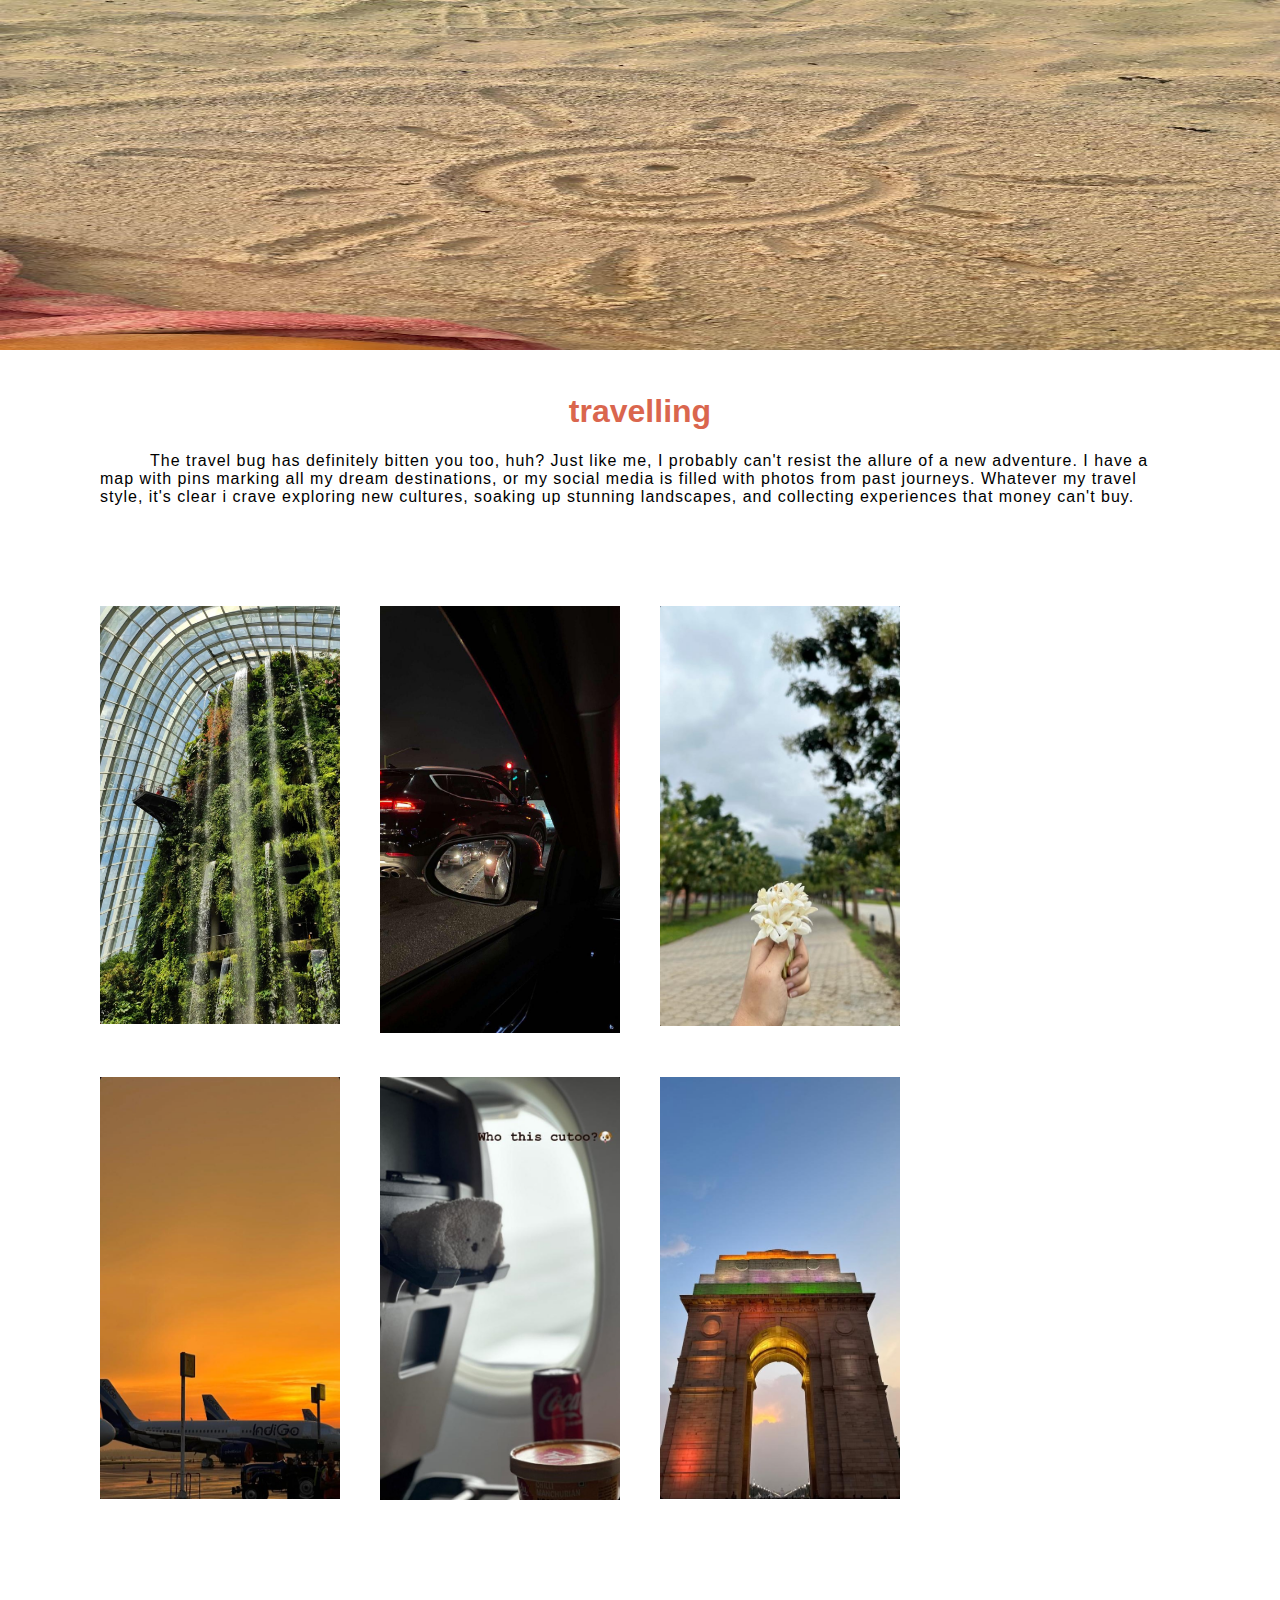
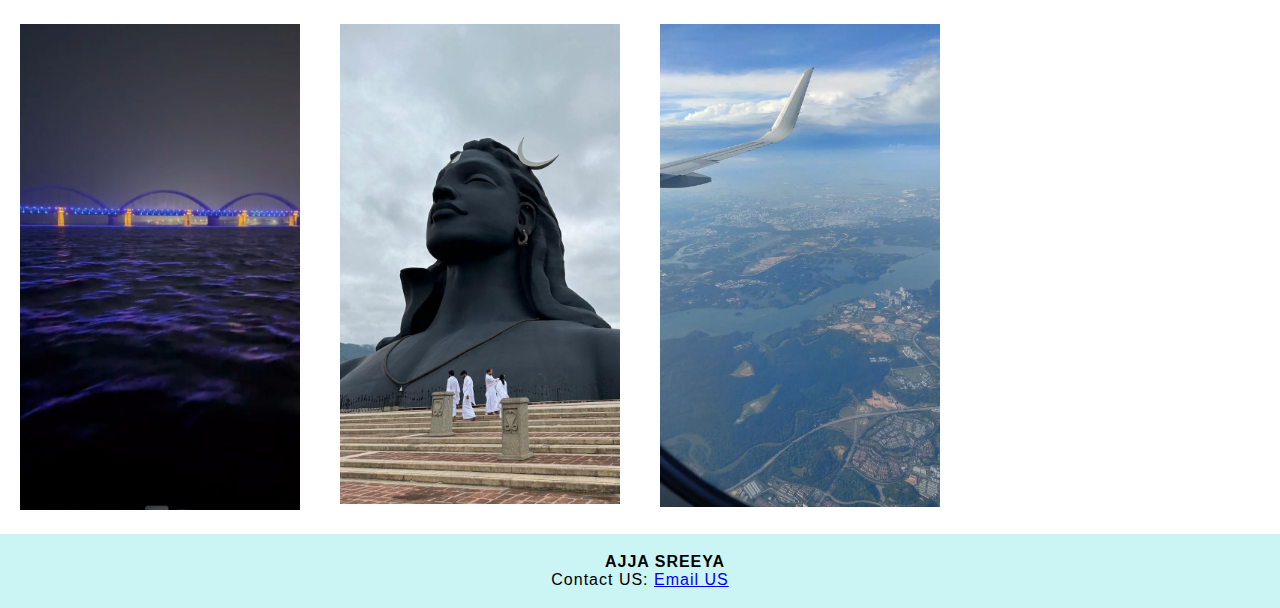
<file: travel.html>
<!DOCTYPE html>
<html>
<head>
  <style>
body {
	margin: 0;
  font-family: Arial, Helvetica, sans-serif;
}
.navbar {
  font-family:'Times New Roman', 'Times', 'serif';
  overflow: hidden;
  background-color: #333333;
}

.navbar a {
  float: right;
  font-size: 20px;
  color: white;
  text-align: center;
  padding: 20px 40px;
  text-decoration: none;
}

.dropdown {
  float:inline-end;
  overflow: hidden;
}
.dropdown .dropbtn {
  font-size: 20px;  
  border: none;
  outline: none;
  color: white;
  padding: 18px 40px;
  background-color: inherit;
  font-family: inherit;
  margin: 0;
}

.navbar a:hover, .dropdown:hover .dropbtn {
  background-color:#33A3A7;
}

.dropdown-content {
  display: none;
  position: absolute;
  background-color: #652353;
  min-width: 217px;
  box-shadow: 0px 8px 16px 0px rgba(0,0,0,0.2);
  z-index: 1;
}
.dropdown-content a {
  float: none;
  color: #e8dee5;
  padding: 10px 14px;
  text-decoration: none;
  display: block;
  text-align: center;
}

.dropdown-content a:hover {
  background-color: #120c0c;
}

.dropdown:hover .dropdown-content {
  display: block;
}
</style>
</head>
<style>
* {box-sizing: border-box;}
body {font-family: Verdana, sans-serif;}
.mySlides {display: none;}
img {vertical-align:baseline}

/* Slideshow container */
.slideshow-container {
  max-width: 1300px;
  position: relative;
  margin: auto;
}



.active {
  background-color: #717171;
}

/* Fading animation */
.fade {
  animation-name: fade;
  animation-duration: 2s;
}

@keyframes fade {
  from {opacity: .4} 
  to {opacity: 1}
}

/* On smaller screens, decrease text size */
@media only screen and (max-width: 300px) {
  .text {font-size: 11px}
}
</style>
</head>
<body>



<div class="slideshow-container">

<div class="mySlides fade">
  
  <img src=".//travel photos/travel1 2024-03-12 at 20.57.18_24ccfe1c.jpg" style="width:100%" height="350px">
</div>

<div class="mySlides fade">
  
  <img src=".//travel photos/travel2 2024-03-12 at 20.57.18_810ebbbd.jpg" style="width:100%" height="350px">
 
</div>

<div class="mySlides fade">

  <img src=".//travel photos/travel3 2024-03-12 at 20.57.18_4a7060f2.jpg" style="width:100%" height="350px">

</div>

<div class="mySlides fade">
  
  <img src=".//travel photos/travel4 2024-03-12 at 20.57.18_bf359c7f.jpg" style="width:100%" height="350px">
 
</div>
<div class="mySlides fade">
  
  <img src=".//travel photos/travel5 2024-03-12 at 20.57.18_4ae35e2a.jpg" style="width:100%" height="350px">
 
</div>
<div class="mySlides fade">
  
  <img src=".//travel photos/travel6 2024-03-12 at 20.57.18_611580d5.jpg" style="width:100%" height="350px">
 
</div>
<div class="mySlides fade">
  
  <img src=".//travel photos/travel7 2024-03-12 at 21.05.44_2e514509.jpg" style="width:100%" height="350px">
 
</div>
<div class="mySlides fade">
  
  <img src=".//travel photos/travel8 2024-03-12 at 21.05.44_6b381f00.jpg" style="width:100%" height="350px">
 
</div>

</div>
<br>

<div style="text-align:center">
  <span class="dot"></span> 
  <span class="dot"></span> 
  <span class="dot"></span> 
</div>

<script src="index.js">
</script>
<style>
h1 {
  text-align: center;
  color: #DA664E;
}

p {
  text-indent: 50px;
  letter-spacing: 1px;
}
.text{
	 
}
</style>
</head>

<div class="text">
  <h1 font-family:italic> travelling </h1>
  <p style= margin-left:100px;margin-right:100px;> The travel bug has definitely bitten you too, huh?  Just like me, I probably can't resist the allure of a new adventure.  I have a map with pins marking all my dream destinations, or my social media is filled with photos from past journeys.  Whatever my travel style, it's clear i crave exploring new cultures, soaking up stunning landscapes, and collecting experiences that money can't buy. </span></p>
</section></div>

<style>
* {
  box-sizing: border-box;
}

.column {
  float:inline-start;
  width: 25%;
  padding : 20px;
}

.row::after {
  content: "";
  clear: both;
  display: table;
}
.home{
	margin:80px;
}
</style>
</head>
<body>
<div class="home">
<div class="row">
  <div class="column">
    <img src=".//travel photos/travel10 2024-03-12 at 21.35.47_d0cc4ef1.jpg" alt="1" style="width:100%">
  </div>
  <div class="column">
    <img src=".//travel photos/travel2 2024-03-12 at 20.57.18_810ebbbd.jpg" alt="2" style="width:100%">
  </div>
  <div class="column">
    <img src=".//travel photos/travel3 2024-03-12 at 20.57.18_4a7060f2.jpg" alt="3" style="width:100%">
  </div>
  
</div>
<div class="row">
  <div class="column">
    <img src=".//travel photos/travel4 2024-03-12 at 20.57.18_bf359c7f.jpg" alt="4" style="width:100%">
  </div>
  <div class="column">
    <img src=".//travel photos/travel5 2024-03-12 at 20.57.18_4ae35e2a.jpg" alt="5" style="width:100%">
  </div>
  <div class="column">
    <img src=".//travel photos/travel6 2024-03-12 at 20.57.18_611580d5.jpg" alt="6" style="width:100%">
  </div>
</div>
</div>

<div class="row">
    <div class="column">
      <img src=".//travel photos/travel7 2024-03-12 at 21.05.44_2e514509.jpg" alt="7" style="width:100%">
    </div>
      
    <div class="column">
      <img src=".//travel photos/travel8 2024-03-12 at 21.05.44_6b381f00.jpg" alt="8" style="width:100%">
    </div>
    <div class="column">
      <img src=".//travel photos/travel9 2024-03-12 at 21.09.36_75ceaed3.jpg" alt="9" style="width:100%">
    </div>
  </div>
  </div>




</body>
<style>
footer {
  text-align: center;
  padding: 3px;
  background-color:#CBF4F4;
  color: black;
}
</style>
<footer>
  <p><b>AJJA SREEYA</b><br>
  Contact US: <a href="shria.12@gmail.com"> Email US</a></p>
</footer>





</html>
</file>
<file: index.css>
body {
    font-family: 'Arial',sans-serif;
    margin: 0;
    padding: 0;
}


header {
    background-color: #76a5b79c;
    color: #0f0f0e;
    text-align: center;
    padding: 1em;
}

nav {
    background-color: #99b5be;
   
}

nav ul {
    list-style-type: none;
    margin: 0;
    padding: 0;
    overflow: hidden;
}


nav li {
    float: left;
}

nav a {
    display: block;
    color: #111010;
    text-align: right;
    padding: 14px 16px;
    text-decoration: none;
}

nav a:hover {
    background-color: #cccad0;
}

section {
    padding: 20px;
}

body {
    font-family: Arial, sans-serif;
    line-height: 1.6;
    color: #333;
    margin: 0;
    padding: 0;
}

.container {
    width: 80%;
    margin: 0 auto;
    padding: 20px;
    background-color: rgba(81, 76, 76, 0.129); /* Adding a semi-transparent white background to improve readability */
    position: relative; /* Required for absolute positioning of the image */
}

.background-image {
    position: absolute;
    top: 0;
    left: 0;
    width: 100%;
    height: 325%;
    z-index: -700; /* Places the image behind other content */
    opacity: 0.5; /* Adjust opacity as needed */
}


footer {
    background-color: #717272;
    color: #111111;
    text-align: center;
    padding: 1em;
}
</file>
